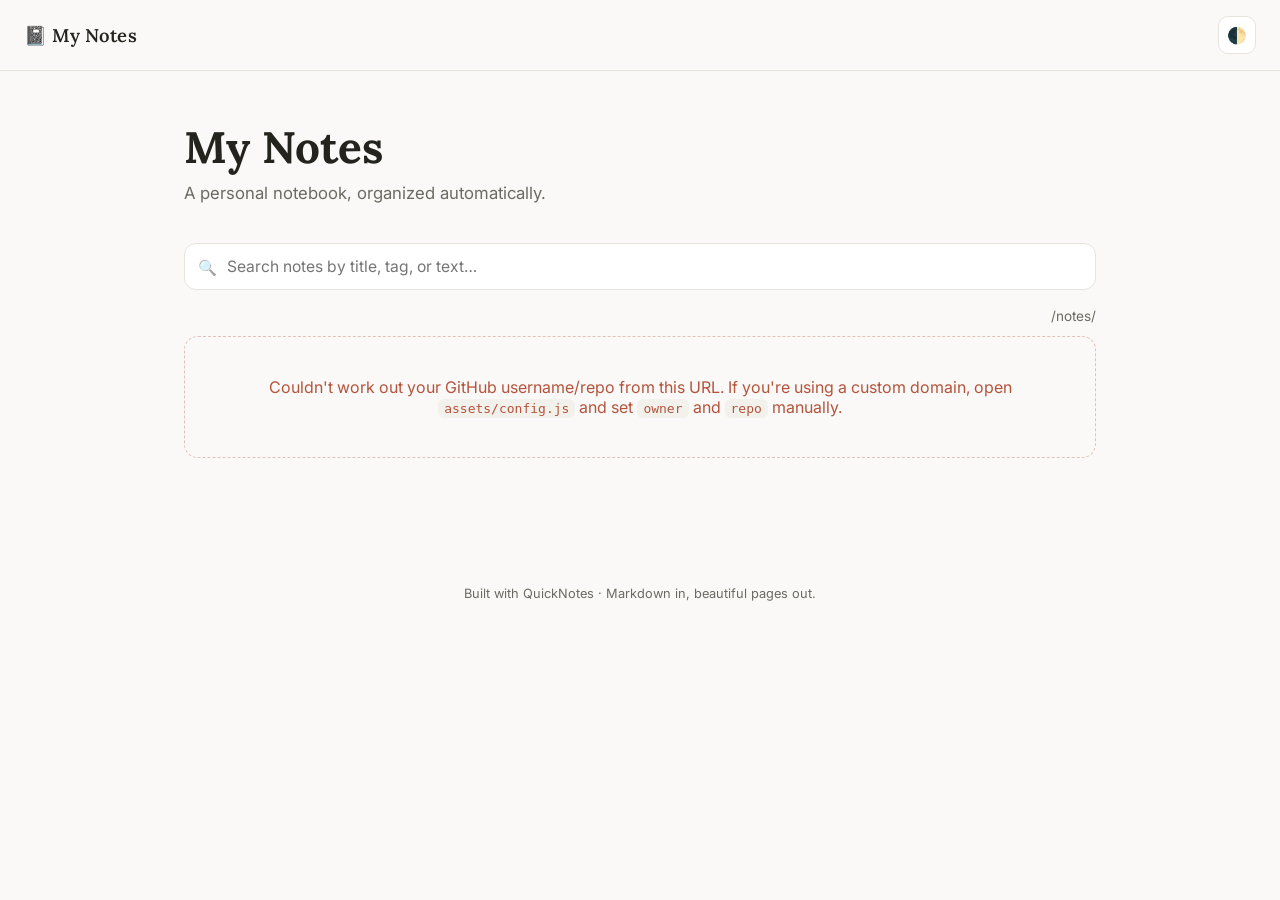
<file: index.html>
<!DOCTYPE html>
<html lang="en">
<head>
<meta charset="UTF-8" />
<meta name="viewport" content="width=device-width, initial-scale=1.0" />
<title>My Notes</title>
<link rel="icon" href="data:image/svg+xml,<svg xmlns=%22http://www.w3.org/2000/svg%22 viewBox=%220 0 100 100%22><text y=%22.9em%22 font-size=%2290%22>📓</text></svg>" />
<link rel="preconnect" href="https://fonts.googleapis.com">
<link href="https://fonts.googleapis.com/css2?family=Inter:wght@400;500;600;700&family=Lora:ital,wght@0,400;0,500;0,600;1,400&display=swap" rel="stylesheet">
<link rel="stylesheet" href="assets/style.css" />
</head>
<body>

<div class="topbar">
  <div class="brand"><a href="./">📓 <span id="brandTitle">My Notes</span></a></div>
  <button class="icon-btn" id="themeToggle" title="Toggle theme">🌓</button>
</div>

<div class="wrap">
  <div class="hero">
    <h1 id="pageTitle">My Notes</h1>
    <p id="pageTagline">A personal notebook, organized automatically.</p>
  </div>

  <div class="search-box">
    <input type="text" id="searchInput" placeholder="Search notes by title, tag, or text…" autocomplete="off" />
  </div>

  <div class="meta-row">
    <span id="countLabel"></span>
    <span id="folderLabel"></span>
  </div>

  <div class="note-list" id="noteList">
    <div class="skeleton"></div>
    <div class="skeleton"></div>
    <div class="skeleton"></div>
  </div>
</div>

<footer class="site-footer">Built with QuickNotes · Markdown in, beautiful pages out.</footer>

<script src="assets/config.js"></script>
<script>
(function () {
  const cfg = window.SITE_CONFIG || {};
  document.getElementById('brandTitle').textContent = cfg.siteTitle || 'My Notes';
  document.getElementById('pageTitle').textContent = cfg.siteTitle || 'My Notes';
  document.getElementById('pageTagline').textContent = cfg.siteTagline || '';
  document.title = cfg.siteTitle || 'My Notes';

  // ---- theme toggle ----
  const root = document.documentElement;
  const saved = localStorage.getItem('qn-theme');
  if (saved) root.classList.add(saved);
  document.getElementById('themeToggle').addEventListener('click', () => {
    const isDark = root.classList.contains('dark') ||
      (!root.classList.contains('light') && matchMedia('(prefers-color-scheme: dark)').matches);
    root.classList.remove('light', 'dark');
    const next = isDark ? 'light' : 'dark';
    root.classList.add(next);
    localStorage.setItem('qn-theme', next);
  });

  const listEl = document.getElementById('noteList');
  const countEl = document.getElementById('countLabel');
  const folderEl = document.getElementById('folderLabel');
  const searchEl = document.getElementById('searchInput');

  function escapeHtml(s) {
    return (s || '').replace(/[&<>"']/g, c => ({'&':'&amp;','<':'&lt;','>':'&gt;','"':'&quot;',"'":'&#39;'}[c]));
  }

  // Very small YAML-frontmatter reader: only pulls simple `key: value` lines.
  function parseFrontmatter(text) {
    const fm = { title: null, date: null, tags: [] };
    let body = text;
    if (text.startsWith('---')) {
      const end = text.indexOf('\n---', 3);
      if (end !== -1) {
        const block = text.slice(3, end).trim();
        body = text.slice(end + 4).replace(/^\s*\n/, '');
        block.split('\n').forEach(line => {
          const m = line.match(/^([A-Za-z0-9_-]+):\s*(.*)$/);
          if (!m) return;
          const key = m[1].toLowerCase();
          let val = m[2].trim().replace(/^["']|["']$/g, '');
          if (key === 'title') fm.title = val;
          else if (key === 'date') fm.date = val;
          else if (key === 'tags') {
            if (val.startsWith('[')) {
              fm.tags = val.replace(/[\[\]]/g, '').split(',').map(t => t.trim().replace(/^["']|["']$/g, '')).filter(Boolean);
            } else if (val) {
              fm.tags = [val];
            }
          }
        });
      }
    }
    return { fm, body };
  }

  function titleFromFilename(name) {
    return name.replace(/\.md$/i, '').replace(/[-_]+/g, ' ').replace(/\s+/g, ' ').trim()
      .replace(/\b\w/g, c => c.toUpperCase());
  }

  function deriveTitleAndExcerpt(text, filename) {
    const { fm, body } = parseFrontmatter(text);
    let title = fm.title;
    if (!title) {
      const h1 = body.match(/^\s*#\s+(.+)$/m);
      if (h1) title = h1[1].trim();
    }
    if (!title) title = titleFromFilename(filename);

    let excerptSource = body.replace(/^\s*#.*$/m, '');
    excerptSource = excerptSource
      .replace(/```[\s\S]*?```/g, ' ')
      .replace(/!\[.*?\]\(.*?\)/g, ' ')
      .replace(/[#>*_`~-]/g, ' ')
      .replace(/\[(.*?)\]\(.*?\)/g, '$1')
      .replace(/\s+/g, ' ')
      .trim();
    const excerpt = excerptSource.slice(0, 160);

    return { title, excerpt, date: fm.date, tags: fm.tags || [] };
  }

  async function loadNotes() {
    const info = resolveRepoInfo();
    const folder = cfg.notesFolder || 'notes';
    folderEl.textContent = '/' + folder + '/';

    if (!info.owner || !info.repo) {
      renderError(
        `Couldn't work out your GitHub username/repo from this URL. ` +
        `If you're using a custom domain, open <code>assets/config.js</code> and set ` +
        `<code>owner</code> and <code>repo</code> manually.`
      );
      return;
    }

    const apiUrl = `https://api.github.com/repos/${info.owner}/${info.repo}/contents/${encodeURIComponent(folder)}?ref=${encodeURIComponent(info.branch)}`;

    let entries;
    try {
      const res = await fetch(apiUrl, { headers: { Accept: 'application/vnd.github+json' } });
      if (res.status === 404) {
        renderError(`No <code>${folder}/</code> folder found yet in <code>${info.owner}/${info.repo}</code>. Add some <code>.md</code> files there and push — this page updates automatically.`);
        return;
      }
      if (!res.ok) {
        const body = await res.json().catch(() => ({}));
        renderError(`GitHub API error (${res.status}): ${escapeHtml(body.message || res.statusText)}. If you've hit the unauthenticated rate limit, wait a bit and refresh.`);
        return;
      }
      entries = await res.json();
    } catch (e) {
      renderError(`Couldn't reach the GitHub API (network error). Check your connection and try again.`);
      return;
    }

    const mdFiles = (Array.isArray(entries) ? entries : [])
      .filter(e => e.type === 'file' && /\.md$/i.test(e.name));

    if (mdFiles.length === 0) {
      renderError(`No Markdown files in <code>${folder}/</code> yet. Drop a <code>.md</code> file in there and push to see it here.`);
      return;
    }

    const notes = await Promise.all(mdFiles.map(async (file) => {
      const path = `${folder}/${file.name}`;
      let text = '';
      try {
        const r = await fetch(path, { cache: 'no-store' });
        if (r.ok) text = await r.text();
      } catch (e) { /* ignore, fall back to filename title */ }
      const meta = deriveTitleAndExcerpt(text, file.name);
      return { path, filename: file.name, ...meta };
    }));

    notes.sort((a, b) => {
      if (a.date && b.date) return b.date.localeCompare(a.date);
      if (a.date) return -1;
      if (b.date) return 1;
      return a.title.localeCompare(b.title);
    });

    renderList(notes);
  }

  function renderError(html) {
    listEl.innerHTML = `<div class="state-msg error">${html}</div>`;
    countEl.textContent = '';
  }

  let allNotes = [];

  function renderList(notes) {
    allNotes = notes;
    countEl.textContent = `${notes.length} note${notes.length === 1 ? '' : 's'}`;
    paint(notes);
  }

  function paint(notes) {
    if (notes.length === 0) {
      listEl.innerHTML = `<div class="state-msg">No notes match your search.</div>`;
      return;
    }
    listEl.innerHTML = notes.map(n => `
      <a class="note-card" href="viewer.html?file=${encodeURIComponent(n.path)}">
        <p class="title">${escapeHtml(n.title)}</p>
        ${n.excerpt ? `<p class="excerpt">${escapeHtml(n.excerpt)}</p>` : ''}
        <div class="tags">
          ${(n.tags || []).map(t => `<span class="tag">${escapeHtml(t)}</span>`).join('')}
          ${n.date ? `<span class="filename">${escapeHtml(n.date)}</span>` : ''}
        </div>
      </a>
    `).join('');
  }

  searchEl.addEventListener('input', () => {
    const q = searchEl.value.trim().toLowerCase();
    if (!q) { paint(allNotes); return; }
    const filtered = allNotes.filter(n =>
      n.title.toLowerCase().includes(q) ||
      n.excerpt.toLowerCase().includes(q) ||
      (n.tags || []).some(t => t.toLowerCase().includes(q))
    );
    paint(filtered);
  });

  loadNotes();
})();
</script>
</body>
</html>
</file>
<file: assets/style.css>
:root {
  --bg: #faf9f7;
  --bg-elevated: #ffffff;
  --text: #24241f;
  --text-muted: #6b6a63;
  --border: #e7e4dd;
  --accent: #a5673f;
  --accent-soft: #f1e6da;
  --code-bg: #f3f1ec;
  --shadow: 0 1px 2px rgba(30, 28, 20, 0.04), 0 4px 16px rgba(30, 28, 20, 0.06);
  --radius: 14px;
  --serif: "Lora", Georgia, "Times New Roman", serif;
  --sans: "Inter", -apple-system, BlinkMacSystemFont, "Segoe UI", sans-serif;
  --mono: "JetBrains Mono", "SFMono-Regular", Consolas, monospace;
}

@media (prefers-color-scheme: dark) {
  :root {
    --bg: #171613;
    --bg-elevated: #201f1b;
    --text: #ece9e2;
    --text-muted: #9c988d;
    --border: #34322b;
    --accent: #d99a68;
    --accent-soft: #2c2419;
    --code-bg: #211f1a;
    --shadow: 0 1px 2px rgba(0, 0, 0, 0.2), 0 4px 20px rgba(0, 0, 0, 0.35);
  }
}

/* Manual override toggle (adds .light or .dark on <html>) beats system preference */
html.light {
  --bg: #faf9f7;
  --bg-elevated: #ffffff;
  --text: #24241f;
  --text-muted: #6b6a63;
  --border: #e7e4dd;
  --accent: #a5673f;
  --accent-soft: #f1e6da;
  --code-bg: #f3f1ec;
  --shadow: 0 1px 2px rgba(30, 28, 20, 0.04), 0 4px 16px rgba(30, 28, 20, 0.06);
}
html.dark {
  --bg: #171613;
  --bg-elevated: #201f1b;
  --text: #ece9e2;
  --text-muted: #9c988d;
  --border: #34322b;
  --accent: #d99a68;
  --accent-soft: #2c2419;
  --code-bg: #211f1a;
  --shadow: 0 1px 2px rgba(0, 0, 0, 0.2), 0 4px 20px rgba(0, 0, 0, 0.35);
}

* { box-sizing: border-box; }

html, body {
  margin: 0;
  padding: 0;
  background: var(--bg);
  color: var(--text);
  font-family: var(--sans);
  transition: background 0.2s ease, color 0.2s ease;
}

body {
  min-height: 100vh;
}

a { color: var(--accent); text-decoration: none; }
a:hover { text-decoration: underline; }

.topbar {
  position: sticky;
  top: 0;
  z-index: 10;
  display: flex;
  align-items: center;
  justify-content: space-between;
  padding: 16px 24px;
  background: color-mix(in srgb, var(--bg) 88%, transparent);
  backdrop-filter: blur(10px);
  border-bottom: 1px solid var(--border);
}

.brand {
  font-family: var(--serif);
  font-weight: 600;
  font-size: 1.15rem;
  letter-spacing: 0.01em;
  color: var(--text);
}
.brand a { color: inherit; }
.brand a:hover { text-decoration: none; }

.icon-btn {
  border: 1px solid var(--border);
  background: var(--bg-elevated);
  color: var(--text);
  width: 38px;
  height: 38px;
  border-radius: 10px;
  display: inline-flex;
  align-items: center;
  justify-content: center;
  cursor: pointer;
  font-size: 1rem;
}
.icon-btn:hover { border-color: var(--accent); }

.wrap {
  max-width: 960px;
  margin: 0 auto;
  padding: 48px 24px 96px;
}

.hero {
  margin-bottom: 40px;
}
.hero h1 {
  font-family: var(--serif);
  font-size: clamp(2rem, 5vw, 2.75rem);
  margin: 0 0 8px;
}
.hero p {
  color: var(--text-muted);
  font-size: 1.05rem;
  margin: 0;
}

.search-box {
  margin: 28px 0 8px;
  position: relative;
}
.search-box input {
  width: 100%;
  padding: 13px 16px 13px 42px;
  border-radius: 12px;
  border: 1px solid var(--border);
  background: var(--bg-elevated);
  color: var(--text);
  font-size: 0.98rem;
  font-family: var(--sans);
}
.search-box input:focus {
  outline: none;
  border-color: var(--accent);
}
.search-box::before {
  content: "\1F50D";
  position: absolute;
  left: 14px;
  top: 50%;
  transform: translateY(-50%);
  opacity: 0.55;
  font-size: 0.95rem;
}

.meta-row {
  display: flex;
  justify-content: space-between;
  align-items: center;
  color: var(--text-muted);
  font-size: 0.85rem;
  margin: 18px 0 6px;
}

.note-list {
  display: flex;
  flex-direction: column;
  gap: 10px;
  margin-top: 12px;
}

.note-card {
  display: block;
  padding: 18px 20px;
  background: var(--bg-elevated);
  border: 1px solid var(--border);
  border-radius: var(--radius);
  box-shadow: var(--shadow);
  transition: transform 0.12s ease, border-color 0.12s ease;
}
.note-card:hover {
  text-decoration: none;
  border-color: var(--accent);
  transform: translateY(-1px);
}
.note-card .title {
  font-family: var(--serif);
  font-size: 1.15rem;
  font-weight: 600;
  color: var(--text);
  margin: 0 0 4px;
}
.note-card .excerpt {
  color: var(--text-muted);
  font-size: 0.9rem;
  margin: 0 0 8px;
  overflow: hidden;
  text-overflow: ellipsis;
  white-space: nowrap;
}
.note-card .tags {
  display: flex;
  flex-wrap: wrap;
  gap: 6px;
}
.note-card .tag {
  font-size: 0.72rem;
  padding: 2px 9px;
  border-radius: 100px;
  background: var(--accent-soft);
  color: var(--accent);
  font-family: var(--sans);
}
.note-card .filename {
  font-size: 0.75rem;
  color: var(--text-muted);
  font-family: var(--mono);
}

.state-msg {
  padding: 40px 20px;
  text-align: center;
  color: var(--text-muted);
  border: 1px dashed var(--border);
  border-radius: var(--radius);
}
.state-msg code {
  background: var(--code-bg);
  padding: 2px 6px;
  border-radius: 6px;
}
.state-msg.error { color: #b3543d; border-color: #b3543d55; }

.skeleton {
  height: 68px;
  border-radius: var(--radius);
  background: linear-gradient(90deg, var(--bg-elevated) 25%, var(--code-bg) 37%, var(--bg-elevated) 63%);
  background-size: 400% 100%;
  animation: shimmer 1.4s ease infinite;
  border: 1px solid var(--border);
}
@keyframes shimmer {
  0% { background-position: 100% 0; }
  100% { background-position: 0 0; }
}

/* ---- viewer page ---- */
.viewer-wrap {
  max-width: 740px;
  margin: 0 auto;
  padding: 40px 24px 120px;
}
.back-link {
  display: inline-flex;
  align-items: center;
  gap: 6px;
  font-size: 0.9rem;
  color: var(--text-muted);
  margin-bottom: 28px;
}
.doc-header {
  margin-bottom: 32px;
  padding-bottom: 24px;
  border-bottom: 1px solid var(--border);
}
.doc-header h1 {
  font-family: var(--serif);
  font-size: clamp(1.8rem, 4.5vw, 2.4rem);
  margin: 0 0 10px;
  line-height: 1.2;
}
.doc-meta {
  display: flex;
  flex-wrap: wrap;
  gap: 14px;
  align-items: center;
  color: var(--text-muted);
  font-size: 0.88rem;
}
.doc-meta .tag {
  font-size: 0.72rem;
  padding: 2px 9px;
  border-radius: 100px;
  background: var(--accent-soft);
  color: var(--accent);
}

.markdown-body {
  font-family: var(--serif);
  font-size: 1.13rem;
  line-height: 1.75;
  color: var(--text);
}
.markdown-body h1, .markdown-body h2, .markdown-body h3, .markdown-body h4 {
  font-family: var(--serif);
  line-height: 1.3;
  margin: 1.6em 0 0.6em;
}
.markdown-body h1 { font-size: 1.6em; }
.markdown-body h2 { font-size: 1.4em; }
.markdown-body h3 { font-size: 1.15em; }
.markdown-body p { margin: 0 0 1.1em; }
.markdown-body a { text-decoration: underline; text-underline-offset: 2px; }
.markdown-body ul, .markdown-body ol { margin: 0 0 1.1em; padding-left: 1.4em; }
.markdown-body li { margin: 0.3em 0; }
.markdown-body blockquote {
  margin: 1.4em 0;
  padding: 4px 20px;
  border-left: 3px solid var(--accent);
  background: var(--accent-soft);
  border-radius: 0 8px 8px 0;
  color: var(--text);
}
.markdown-body blockquote p:last-child { margin-bottom: 0; }
.markdown-body code {
  font-family: var(--mono);
  background: var(--code-bg);
  padding: 0.15em 0.4em;
  border-radius: 5px;
  font-size: 0.87em;
}
.markdown-body pre {
  background: var(--code-bg);
  padding: 18px 20px;
  border-radius: 10px;
  overflow-x: auto;
  margin: 1.4em 0;
  border: 1px solid var(--border);
}
.markdown-body pre code {
  background: none;
  padding: 0;
  font-size: 0.88em;
  line-height: 1.6;
}
.markdown-body img {
  max-width: 100%;
  border-radius: 10px;
  margin: 1em 0;
  transition: opacity 0.15s ease;
}
.markdown-body img:hover {
  opacity: 0.92;
}

.lightbox-overlay {
  position: fixed;
  inset: 0;
  background: rgba(10, 9, 7, 0.85);
  display: flex;
  align-items: center;
  justify-content: center;
  z-index: 100;
  cursor: zoom-out;
  padding: 32px;
  animation: fadein 0.12s ease;
}
@keyframes fadein { from { opacity: 0; } to { opacity: 1; } }
.lightbox-overlay img {
  max-width: 100%;
  max-height: 100%;
  border-radius: 8px;
  box-shadow: 0 8px 40px rgba(0, 0, 0, 0.5);
}
.markdown-body hr {
  border: none;
  border-top: 1px solid var(--border);
  margin: 2.4em 0;
}
.markdown-body table {
  width: 100%;
  border-collapse: collapse;
  margin: 1.4em 0;
  font-size: 0.92em;
  font-family: var(--sans);
}
.markdown-body th, .markdown-body td {
  border: 1px solid var(--border);
  padding: 8px 12px;
  text-align: left;
}
.markdown-body th {
  background: var(--code-bg);
}
.markdown-body input[type="checkbox"] {
  margin-right: 6px;
}

footer.site-footer {
  text-align: center;
  color: var(--text-muted);
  font-size: 0.8rem;
  padding: 32px 24px 60px;
}
</file>
